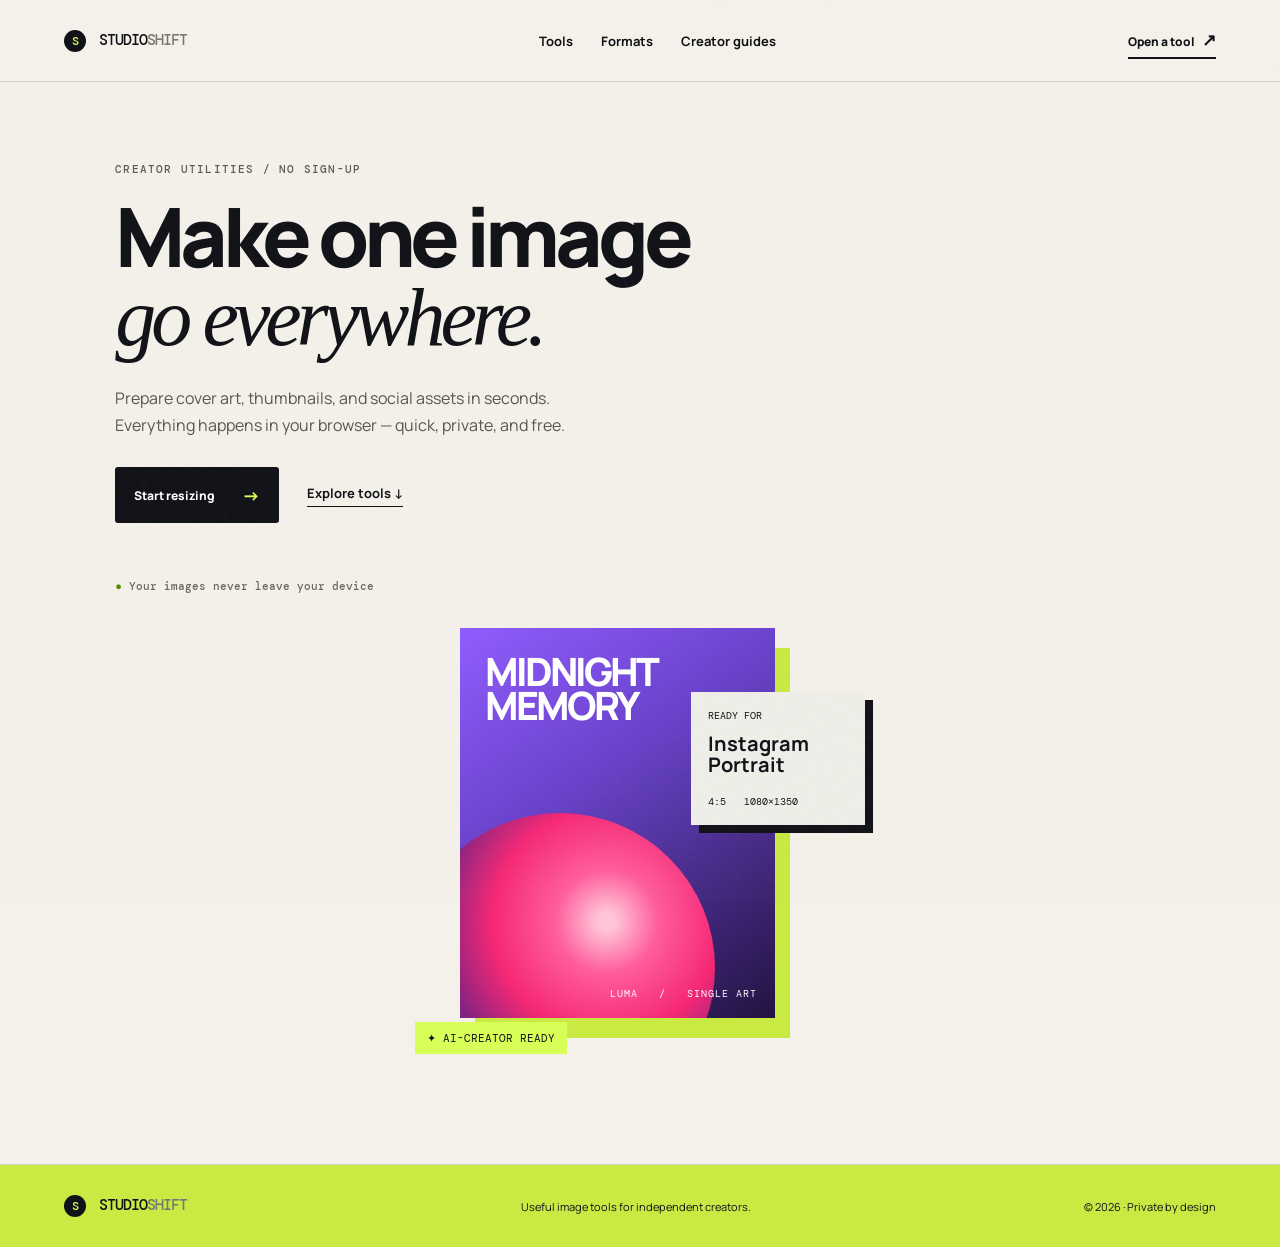
<file: index.html>
<!doctype html>
<html lang="en">
<head>
  <meta charset="utf-8"><meta name="viewport" content="width=device-width,initial-scale=1">
  <meta name="description" content="StudioShift — free, private image tools for creators.">
  <title>StudioShift — Image tools for creators</title>
  <link rel="preconnect" href="https://fonts.googleapis.com"><link rel="preconnect" href="https://fonts.gstatic.com" crossorigin>
  <link href="https://fonts.googleapis.com/css2?family=DM+Mono:wght@400;500&family=Manrope:wght@400;500;600;700;800&display=swap" rel="stylesheet">
  <link rel="stylesheet" href="styles.css"><link rel="stylesheet" href="ai.css"><link rel="stylesheet" href="router.css">
</head>
<body>
  <div class="grain"></div>
  <header class="nav"><a class="brand" href="#home"><span class="mark">S</span> STUDIO<span>SHIFT</span></a><nav><a href="#tools">Tools</a><a href="#formats">Formats</a><a href="#guides">Creator guides</a></nav><a class="nav-cta" href="#resize">Open a tool <b>↗</b></a></header>
  <main>
    <section id="home" class="hero page active">
      <div class="hero-copy"><p class="eyebrow">CREATOR UTILITIES / NO SIGN-UP</p><h1>Make one image<br><i>go everywhere.</i></h1><p class="lede">Prepare cover art, thumbnails, and social assets in seconds. Everything happens in your browser — quick, private, and free.</p><div class="hero-actions"><a class="button primary" href="#resize">Start resizing <span>→</span></a><a class="text-link" href="#tools">Explore tools <span>↓</span></a></div><p class="trust"><span>●</span> Your images never leave your device</p></div>
      <div class="hero-art"><div class="art-card main-art"><div class="album-label">MIDNIGHT<br>MEMORY</div><div class="orb"></div><div class="art-meta">LUMA &nbsp; / &nbsp; SINGLE ART</div></div><div class="preset-card"><span class="tiny">READY FOR</span><b>Instagram<br>Portrait</b><span class="ratio">4:5 &nbsp; 1080×1350</span></div><div class="floating-tag">✦ AI-CREATOR READY</div></div>
    </section>

    <section id="tools" class="tools-page page"><div class="section-head"><p class="eyebrow">THE TOOLBOX</p><h2>Small tools.<br><i>Serious output.</i></h2><p>Choose a dedicated workspace. Each tool is designed to do one thing beautifully.</p></div><div class="tool-grid">
      <a class="tool-card featured" href="#resize"><span class="icon">↔</span><div><b>Resize image</b><p>Social presets, custom dimensions, and canvas fill.</p></div><span class="arrow">↗</span></a>
      <a class="tool-card" href="#convert"><span class="icon">◇</span><div><b>Convert format</b><p>PNG, JPG, WebP, and AVIF exports.</p></div><span class="arrow">↗</span></a>
      <a class="tool-card" href="#compress"><span class="icon">⌁</span><div><b>Compress image</b><p>Smaller file, clear image.</p></div><span class="arrow">↗</span></a>
      <a class="tool-card" href="#rotate"><span class="icon">⟳</span><div><b>Rotate & flip</b><p>Precision rotation and mirror tools.</p></div><span class="arrow">↗</span></a>
      <a class="tool-card" href="#enhance"><span class="icon">✦</span><div><b>Enhance image</b><p>Brighten, sharpen, and tune your image.</p></div><span class="arrow">↗</span></a>
      <a class="tool-card" href="#remove-bg"><span class="icon">◌</span><div><b>Remove background</b><p>Clean, AI-powered cutouts — privately.</p></div><span class="arrow">↗</span></a>
    </div></section>

    <section id="formats" class="formats page"><p class="eyebrow">ONE FILE, EVERYWHERE</p><h2>Built for the places<br>your work <i>lives.</i></h2><div class="format-row"><span>Spotify cover</span><b>3000 × 3000</b><span>1:1</span></div><div class="format-row"><span>YouTube thumbnail</span><b>1280 × 720</b><span>16:9</span></div><div class="format-row"><span>Instagram portrait</span><b>1080 × 1350</b><span>4:5</span></div><div class="format-row"><span>TikTok / Reels</span><b>1080 × 1920</b><span>9:16</span></div><a class="button primary" href="#resize">Use a preset <span>→</span></a></section>

    <section id="guides" class="guides page"><p class="eyebrow">CREATOR NOTES</p><h2>Make your release<br>look <i>intentional.</i></h2><div class="guide-grid"><article><span>01 / RELEASE ART</span><h3>How to keep type safe across every crop</h3><a href="#resize">Open resizer →</a></article><article><span>02 / PLATFORM SIZES</span><h3>The essential image dimensions for music creators</h3><a href="#formats">View dimensions →</a></article><article><span>03 / FILE QUALITY</span><h3>When to use JPG, PNG, WebP, or AVIF</h3><a href="#convert">Convert an image →</a></article></div></section>

    <section id="resize" class="workspace page"><div class="workspace-head"><a href="#tools" class="back">← All tools</a><p class="eyebrow">IMAGE RESIZER</p><h2>Resize for every <i>stage.</i></h2><p>Pick a destination or build your own dimensions.</p></div><div class="editor" data-tool="resize"><div class="upload-zone" id="uploadZone"><input id="fileInput" type="file" accept="image/*"><div class="upload-symbol">+</div><b>Drop your image here</b><p>or <u>choose a file</u> · JPG, PNG, WebP, GIF</p></div><div class="editor-body hidden"><div class="preview-wrap"><div class="checker"><canvas id="canvas"></canvas></div><div class="image-info" id="imageInfo"></div></div><aside class="controls"><label>PRESET<select id="preset"><option value="custom">Custom dimensions</option><option value="spotify">Spotify cover · 3000 × 3000</option><option value="youtube">YouTube thumbnail · 1280 × 720</option><option value="instagram">Instagram portrait · 1080 × 1350</option><option value="square">Instagram square · 1080 × 1080</option><option value="story">TikTok / Reels · 1080 × 1920</option><option value="x">X header · 1500 × 500</option></select></label><div class="dimensions"><label>WIDTH<input id="width" type="number" min="1" value="1080"></label><button id="lock" title="Lock aspect ratio">⌁</button><label>HEIGHT<input id="height" type="number" min="1" value="1080"></label></div><label>FIT MODE<div class="segments" id="fitMode"><button class="selected" data-mode="contain">Fit</button><button data-mode="cover">Fill / crop</button></div></label><label>BACKGROUND<div class="swatches" id="background"><button class="selected" data-color="transparent" title="Transparent"></button><button data-color="#0e1015" style="background:#0e1015"></button><button data-color="#f2efe8" style="background:#f2efe8"></button><button data-color="#df5745" style="background:#df5745"></button><input id="colorPicker" type="color" value="#815fec"></div></label><label>EXPORT AS<select id="format"><option value="image/png">PNG</option><option value="image/jpeg">JPG</option><option value="image/webp">WebP</option></select></label><button class="button primary download">Download image <span>↓</span></button><button class="secondary reset">Start over</button></aside></div></div>
    </section><section id="convert" class="workspace page"><div class="workspace-head"><a href="#tools" class="back">← All tools</a><p class="eyebrow">FORMAT CONVERTER</p><h2>The right file,<br><i>every time.</i></h2><p>Convert common image files locally, without uploading them anywhere.</p></div><div class="editor simple-editor" data-tool="convert"><div class="upload-zone"><input class="tool-file" type="file" accept="image/*"><div class="upload-symbol">◇</div><b>Choose an image to convert</b><p>JPG, PNG, WebP, GIF, and more</p></div><div class="simple-body hidden"><div class="file-summary"></div><label>CONVERT TO<select class="format-select"><option value="image/png">PNG — lossless</option><option value="image/jpeg">JPG — smaller photo file</option><option value="image/webp">WebP — web optimized</option></select></label><label>QUALITY <input class="quality" type="range" min="10" max="100" value="92"><output>92%</output></label><button class="button primary download">Convert & download <span>↓</span></button><button class="secondary reset">Choose another image</button></div></div>
    </section><section id="compress" class="workspace page"><div class="workspace-head"><a href="#tools" class="back">← All tools</a><p class="eyebrow">IMAGE COMPRESSOR</p><h2>Less weight.<br><i>Same impact.</i></h2><p>Reduce file size for faster uploads and sharper-looking posts.</p></div><div class="editor simple-editor" data-tool="compress"><div class="upload-zone"><input class="tool-file" type="file" accept="image/*"><div class="upload-symbol">⌁</div><b>Choose an image to compress</b><p>Best for JPG, PNG, and WebP files</p></div><div class="simple-body hidden"><div class="file-summary"></div><label>QUALITY <input class="quality" type="range" min="10" max="100" value="75"><output>75%</output></label><label>EXPORT AS<select class="format-select"><option value="image/jpeg">JPG — compact photo</option><option value="image/webp">WebP — small web file</option><option value="image/png">PNG — lossless</option></select></label><button class="button primary download">Compress & download <span>↓</span></button><button class="secondary reset">Choose another image</button></div></div>
    </section><section id="rotate" class="workspace page"><div class="workspace-head"><a href="#tools" class="back">← All tools</a><p class="eyebrow">ROTATE & MIRROR</p><h2>Turn it exactly<br><i>your way.</i></h2><p>Make quick corrections or find the perfect composition.</p></div><div class="editor simple-editor" data-tool="rotate"><div class="upload-zone"><input class="tool-file" type="file" accept="image/*"><div class="upload-symbol">⟳</div><b>Choose an image to rotate</b><p>Rotate, flip, then export</p></div><div class="simple-body hidden"><div class="file-summary"></div><label>ROTATION <input class="angle" type="range" min="0" max="360" value="0"><output>0°</output></label><div class="quick-actions"><button data-turn="-90">↶ 90°</button><button data-turn="90">90° ↷</button><button class="flip-x">↔ Flip horizontal</button><button class="flip-y">↕ Flip vertical</button></div><label>EXPORT AS<select class="format-select"><option value="image/png">PNG</option><option value="image/jpeg">JPG</option><option value="image/webp">WebP</option></select></label><button class="button primary download">Download image <span>↓</span></button><button class="secondary reset">Choose another image</button></div></div>
    </section><section id="enhance" class="workspace page"><div class="workspace-head"><a href="#tools" class="back">← All tools</a><p class="eyebrow">IMAGE ENHANCER</p><h2>Give it a little<br><i>more life.</i></h2><p>Fine-tune colour, contrast, and clarity before you post.</p></div><div class="editor simple-editor" data-tool="enhance"><div class="upload-zone"><input class="tool-file" type="file" accept="image/*"><div class="upload-symbol">✦</div><b>Choose an image to enhance</b><p>Adjust it locally, then export</p></div><div class="simple-body hidden"><div class="file-summary"></div><label>BRIGHTNESS <input class="brightness tune" type="range" min="50" max="160" value="100"><output>100%</output></label><label>CONTRAST <input class="contrast tune" type="range" min="50" max="160" value="100"><output>100%</output></label><label>SATURATION <input class="saturation tune" type="range" min="0" max="200" value="100"><output>100%</output></label><label>EXPORT AS<select class="format-select"><option value="image/png">PNG</option><option value="image/jpeg">JPG</option><option value="image/webp">WebP</option></select></label><button class="button primary download">Download image <span>↓</span></button><button class="secondary reset">Choose another image</button></div></div>
    </section><section id="remove-bg" class="workspace page"><div class="workspace-head"><a href="#tools" class="back">← All tools</a><p class="eyebrow">AI BACKGROUND REMOVER</p><h2>Keep the subject.<br><i>Lose the rest.</i></h2><p>Private, device-side AI cutouts for cover art, portraits, and product shots.</p></div><div class="editor simple-editor" data-tool="remove-bg"><div class="upload-zone"><input class="tool-file" type="file" accept="image/*"><div class="upload-symbol">◌</div><b>Choose an image</b><p>First run downloads the AI model once</p></div><div class="simple-body hidden"><div class="file-summary"></div><p class="ai-disclosure">Your image stays on this device. The initial AI model download can take a minute.</p><button class="button primary ai-remove" type="button">Remove background <span>✦</span></button><div class="ai-status" aria-live="polite"></div><button class="button primary ai-download hidden" type="button">Download PNG <span>↓</span></button><button class="secondary reset">Choose another image</button></div></div></section>
  </main><footer><a class="brand" href="#home"><span class="mark">S</span> STUDIO<span>SHIFT</span></a><p>Useful image tools for independent creators.</p><p>© 2026 · Private by design</p></footer><script src="app.js"></script><script type="module" src="ai.js"></script>
</body></html>
</file>
<file: styles.css>
:root{--ink:#111217;--paper:#f4f1ea;--lime:#d8ff58;--violet:#8b74ff;--line:#d5d1c9;--muted:#676962}*{box-sizing:border-box}html{scroll-behavior:smooth}body{margin:0;background:var(--paper);font-family:Manrope,Arial,sans-serif;color:var(--ink)}.grain{pointer-events:none;z-index:5;position:fixed;inset:0;opacity:.1;background-image:url("data:image/svg+xml,%3Csvg viewBox='0 0 180 180' xmlns='http://www.w3.org/2000/svg'%3E%3Cfilter id='n'%3E%3CfeTurbulence type='fractalNoise' baseFrequency='.8' numOctaves='3' stitchTiles='stitch'/%3E%3C/filter%3E%3Crect width='100%25' height='100%25' filter='url(%23n)' opacity='.28'/%3E%3C/svg%3E")}.nav{height:82px;border-bottom:1px solid var(--line);display:flex;align-items:center;justify-content:space-between;padding:0 clamp(20px,5vw,76px);position:relative;z-index:6;background:rgba(244,241,234,.88);backdrop-filter:blur(10px)}.brand{font:500 15px 'DM Mono';text-decoration:none;color:var(--ink);letter-spacing:-1px;white-space:nowrap}.brand span:not(.mark){color:#797870}.mark{display:inline-grid;place-items:center;background:var(--ink);color:var(--lime);width:22px;height:22px;border-radius:50%;margin-right:5px;font-size:12px}.nav nav{display:flex;gap:28px}.nav nav a,.text-link,.back{font-size:13px;font-weight:700;color:var(--ink);text-decoration:none}.nav-cta{border-bottom:2px solid var(--ink);text-decoration:none;color:var(--ink);font-size:12px;font-weight:800;padding:6px 0}.nav-cta b{font-size:17px;margin-left:5px}.page{display:none}.page.active{display:block}.hero{min-height:680px;display:grid;grid-template-columns:1.05fr .95fr;align-items:center;padding:80px clamp(22px,9vw,144px) 100px;gap:60px;border-bottom:1px solid var(--line)}.eyebrow{font:500 11px 'DM Mono';letter-spacing:1.2px;margin:0 0 22px;color:#5a5b55}.hero h1,.section-head h2,.formats h2,.guides h2,.workspace-head h2{font-size:clamp(44px,6.4vw,88px);letter-spacing:-5px;line-height:.95;margin:0;font-weight:800}.hero h1 i,h2 i{font-family:Georgia,serif;font-weight:400}.lede{font-size:16px;line-height:1.7;max-width:460px;color:#555750;margin:28px 0}.hero-actions{display:flex;align-items:center;gap:28px}.button{border:0;border-radius:3px;display:inline-flex;align-items:center;justify-content:center;gap:28px;font:800 12px Manrope;text-decoration:none;cursor:pointer;padding:16px 19px}.button.primary{background:var(--ink);color:white}.button.primary span{color:var(--lime);font-size:18px}.text-link{border-bottom:1px solid var(--ink);padding-bottom:4px}.trust{font:500 11px 'DM Mono';margin-top:56px;color:#686961}.trust span{color:#4e8c00}.hero-art{height:460px;position:relative;max-width:450px;margin:auto;width:100%}.art-card{position:absolute}.main-art{background:linear-gradient(145deg,#905cff 0%,#6942cc 38%,#241341 100%);width:315px;height:390px;left:45px;top:24px;overflow:hidden;box-shadow:15px 20px 0 #c9e943}.orb{height:310px;width:310px;border-radius:50%;background:radial-gradient(circle at 65% 35%,#ffc5d7 0 3%,#ff5d9d 18%,#f52875 40%,#442087 70%);position:absolute;bottom:-105px;left:-55px;filter:blur(.2px)}.album-label{font:800 39px Manrope;line-height:.86;letter-spacing:-3px;position:absolute;top:27px;left:25px;z-index:1;color:white}.art-meta{position:absolute;bottom:18px;right:18px;color:white;font:10px 'DM Mono';letter-spacing:1px;z-index:1}.preset-card{position:absolute;background:#efeee8;padding:17px;width:174px;right:0;top:88px;box-shadow:8px 8px 0 var(--ink);z-index:2}.preset-card .tiny{font:10px 'DM Mono';display:block;margin-bottom:11px}.preset-card b{font-size:20px;line-height:1.05;display:block}.ratio{font:10px 'DM Mono';display:block;margin-top:20px}.floating-tag{position:absolute;bottom:10px;left:0;background:var(--lime);padding:9px 12px;font:11px 'DM Mono';z-index:3}.tools-page,.formats,.guides{padding:112px clamp(22px,9vw,144px)}.section-head{display:grid;grid-template-columns:1fr 1.2fr 1fr;gap:35px;align-items:end;margin-bottom:60px}.section-head h2,.formats h2,.guides h2{font-size:clamp(40px,5vw,70px)}.section-head p:last-child{font-size:14px;line-height:1.65;color:var(--muted);margin:0 0 5px}.tool-grid{display:grid;grid-template-columns:repeat(3,1fr);border-top:1px solid var(--ink);border-left:1px solid var(--ink)}.tool-card{min-height:220px;padding:24px;border-bottom:1px solid var(--ink);border-right:1px solid var(--ink);text-decoration:none;color:var(--ink);display:flex;flex-direction:column;justify-content:space-between;transition:.2s}.tool-card:hover{background:var(--lime);transform:translateY(-4px)}.tool-card.featured{background:var(--ink);color:white}.tool-card.featured:hover{background:#28292d}.icon{font:30px Georgia}.tool-card b{font-size:19px;display:block}.tool-card p{font-size:12px;line-height:1.5;color:#77776f;margin:6px 0 0;max-width:210px}.featured p{color:#bdbdb5}.arrow{font-size:20px;align-self:flex-end}.tool-card em{font:10px 'DM Mono';font-style:normal;background:#e3dfd4;padding:5px;width:max-content}.formats{background:var(--ink);color:var(--paper)}.formats .eyebrow{color:#b3b4ab}.format-row{border-top:1px solid #47484c;padding:18px 0;display:grid;grid-template-columns:1fr 1fr 80px;font-size:14px;margin-top:35px}.format-row~.format-row{margin-top:0}.format-row b{font-weight:500}.format-row span:last-child{font:11px 'DM Mono';color:var(--lime);text-align:right}.formats .button{margin-top:34px;background:var(--lime);color:var(--ink)}.guides{border-bottom:1px solid var(--line)}.guide-grid{display:grid;grid-template-columns:repeat(3,1fr);gap:20px;margin-top:58px}.guide-grid article{border-top:2px solid var(--ink);padding-top:15px}.guide-grid span{font:11px 'DM Mono';color:#686961}.guide-grid h3{font-size:21px;letter-spacing:-1px;line-height:1.15;max-width:270px;margin:23px 0 40px}.guide-grid a{font-size:12px;font-weight:800;color:var(--ink)}.workspace{max-width:1180px;margin:0 auto;padding:65px 30px 105px}.workspace-head{text-align:center;max-width:620px;margin:0 auto 48px}.workspace-head .back{display:inline-block;margin-bottom:43px;color:#666862}.workspace-head h2{font-size:clamp(42px,5.5vw,70px)}.workspace-head>p:last-child{color:var(--muted);font-size:14px;line-height:1.6}.editor{border:1px solid var(--ink);background:#ece9e1}.upload-zone{min-height:370px;display:flex;flex-direction:column;align-items:center;justify-content:center;border:1px dashed #9a9991;margin:15px;position:relative;text-align:center;cursor:pointer}.upload-zone:hover{background:#f4f1ea}.upload-zone input{position:absolute;inset:0;opacity:0;cursor:pointer}.upload-symbol{display:grid;place-items:center;font:40px Georgia;background:var(--lime);height:62px;width:62px;border-radius:50%;margin-bottom:18px}.upload-zone b{font-size:18px}.upload-zone p{font-size:12px;color:var(--muted);margin:7px 0}.hidden{display:none!important}.editor-body{display:grid;grid-template-columns:minmax(0,1.4fr) 330px;min-height:530px}.preview-wrap{padding:30px;display:flex;flex-direction:column;align-items:center;justify-content:center;min-width:0}.checker{background-color:#ddd9d0;background-image:linear-gradient(45deg,#cdc9c0 25%,transparent 25%),linear-gradient(-45deg,#cdc9c0 25%,transparent 25%),linear-gradient(45deg,transparent 75%,#cdc9c0 75%),linear-gradient(-45deg,transparent 75%,#cdc9c0 75%);background-size:18px 18px;background-position:0 0,0 9px,9px -9px,-9px 0;max-height:390px;width:100%;display:flex;align-items:center;justify-content:center;overflow:hidden}.checker canvas{display:block;max-width:100%;max-height:390px;object-fit:contain}.image-info{font:11px 'DM Mono';margin-top:15px;color:var(--muted)}.controls{border-left:1px solid var(--ink);padding:24px;background:#f7f5ef;display:flex;flex-direction:column;gap:19px}.controls label,.simple-body label{font:10px 'DM Mono';letter-spacing:1px;display:flex;flex-direction:column;gap:8px}.controls select,.controls input[type=number],.simple-body select{background:white;border:1px solid #bbb9b2;padding:11px 10px;font:600 12px Manrope;width:100%}.dimensions{display:grid;grid-template-columns:1fr 30px 1fr;align-items:end;gap:6px}.dimensions button{height:37px;border:0;background:var(--lime);cursor:pointer}.segments{display:grid;grid-template-columns:1fr 1fr}.segments button,.quick-actions button{padding:9px;border:1px solid #c6c3bb;background:#f6f4ee;font:700 11px Manrope;cursor:pointer}.segments .selected{background:var(--ink);color:white}.swatches{display:flex;gap:8px;align-items:center}.swatches button{width:26px;height:26px;border:1px solid #999;cursor:pointer}.swatches button:first-child{background:conic-gradient(#ddd 25%,white 0 50%,#ddd 0 75%,white 0);background-size:10px 10px}.swatches button.selected{outline:2px solid var(--ink);outline-offset:2px}.swatches input{height:28px;width:28px;padding:0;border:0}.secondary{background:transparent;border:0;font:700 11px Manrope;text-decoration:underline;cursor:pointer;padding:3px}.simple-editor{max-width:710px;margin:auto}.simple-editor .upload-zone{min-height:310px}.simple-body{background:#f7f5ef;padding:30px;max-width:520px;margin:0 auto;display:flex;flex-direction:column;gap:22px}.file-summary{background:#e9e6de;border-left:3px solid var(--lime);padding:13px;font:12px 'DM Mono'}.simple-body input[type=range]{width:100%;accent-color:#0f1015}.simple-body output{font:700 12px Manrope;letter-spacing:0}.quick-actions{display:grid;grid-template-columns:1fr 1fr;gap:7px}footer{background:#c9e943;padding:30px clamp(22px,5vw,76px);display:flex;justify-content:space-between;align-items:center;font-size:11px}footer p{margin:0}@media(max-width:760px){.nav nav{display:none}.nav-cta{display:none}.hero{grid-template-columns:1fr;padding-top:65px;gap:20px}.hero-art{transform:scale(.82);margin:-35px auto -50px}.section-head{display:block}.section-head h2{margin:20px 0}.tool-grid,.guide-grid{grid-template-columns:1fr}.tool-card{min-height:170px}.format-row{grid-template-columns:1fr auto;gap:7px}.format-row b{grid-row:2}.format-row span:last-child{grid-column:2;grid-row:1}.editor-body{grid-template-columns:1fr}.controls{border-left:0;border-top:1px solid var(--ink)}.workspace{padding:45px 15px 70px}.workspace-head .back{margin-bottom:28px}footer{align-items:flex-start;gap:15px;flex-direction:column}.guide-grid{gap:35px}.guide-grid h3{margin-bottom:18px}}
</file>
<file: ai.css>
.ai-button{background:var(--lime);border:1px solid var(--ink);padding:11px;font:800 12px Manrope;cursor:pointer;text-align:left}.ai-button small{font:10px 'DM Mono';float:right}.ai-note,.ai-disclosure{font-size:11px;line-height:1.5;color:var(--muted);margin:-11px 0 0}.ai-status{font:11px 'DM Mono';color:#5c5e56;min-height:16px}.ai-status.error{color:#a93027}
</file>
<file: router.css>
/* Router fail-safe: fragment links still reveal the correct tool if a local file blocks JavaScript navigation. */
.page:target{display:block!important}
body:has(.page:target) .page.active:not(:target){display:none!important}
</file>
